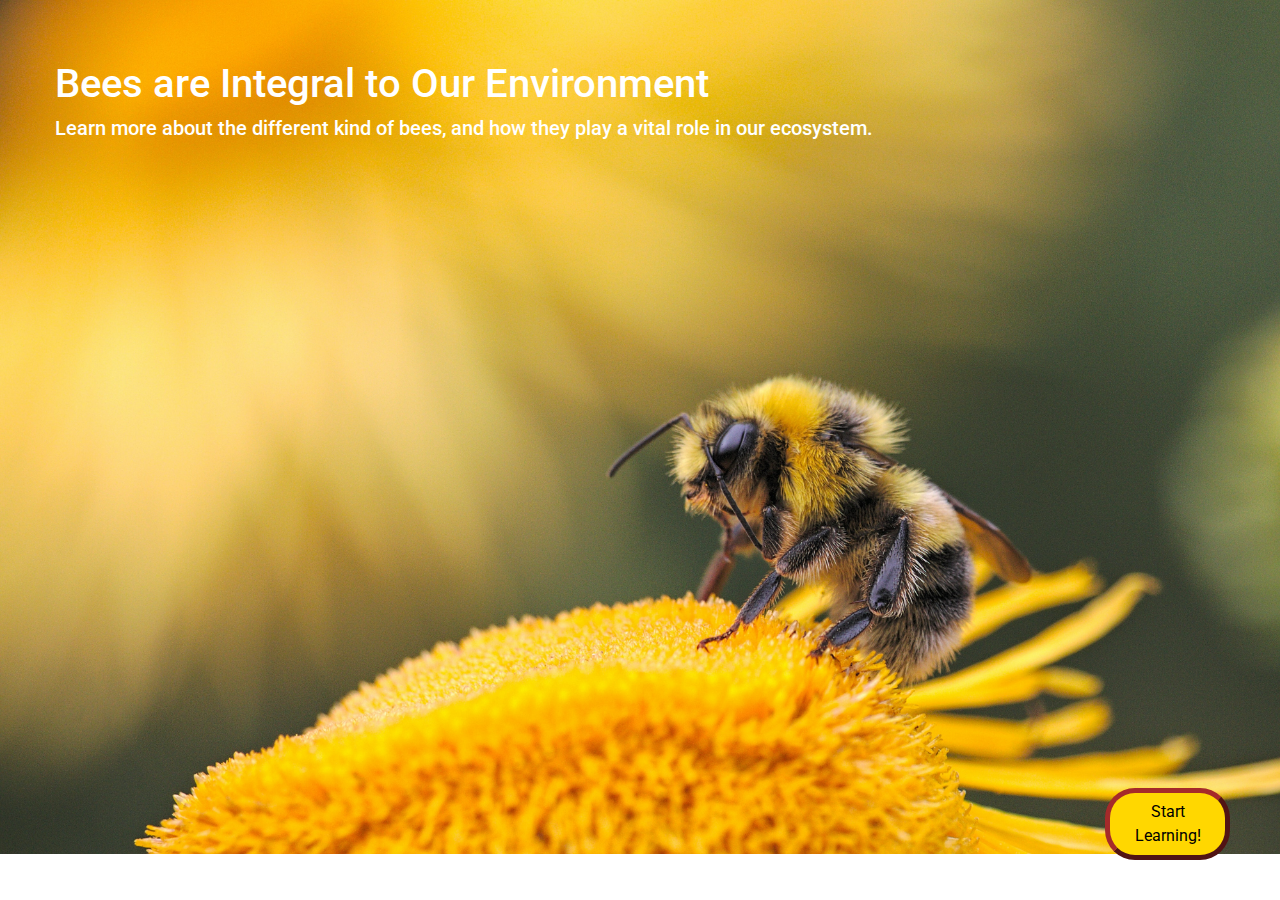
<file: index.html>
<!DOCTYPE html>
<html>

<head>
    <title>Learn About Bees!</title>
    <meta charset="UTF-8">
    <!-- styles -->
    <link rel="stylesheet" type="text/css" href="assets/css/style.css">
    <!-- fonts -->
    <link href="https://fonts.googleapis.com/css?family=Roboto|Roboto+Slab" rel="stylesheet">
    <link rel="stylesheet" href="assets/bootstrap-4.5.3-dist/css/bootstrap.css">
    <script src="assets/javascript/jquery-3.5.1.min.js"></script>
    <script src="assets/bootstrap-4.5.3-dist/js/bootstrap.js"></script>
    <link rel="stylesheet" href="https://cdnjs.cloudflare.com/ajax/libs/animate.css/4.1.1/animate.min.css" />
    <script src="assets/javascript/index.js"></script>
</head>


<body>
    <header>
        <div class="container animate__animated animate__fadeIn">
            <div class="row">
                <div class="col-lg-12">
                    <h1>Bees are Integral to Our Environment</h1>
                    <h5>Learn more about the different kind of bees, and how they play a vital role in our ecosystem.</h5>
                </div>
            </div>
        </div>


    </header>

    <!--     START LEARNING BUTTON       -->
    <div class="container">
        <div class="row">

            <div class="col-lg-12">
                <div class="d-flex flex-row-reverse fixed-bottom" id="home_page">
                    <button class="button" type="button" onclick="window.location.href='bees.html';">Start Learning!</button>
                </div>
            </div>
        </div>
    </div>

</body></html>
</file>
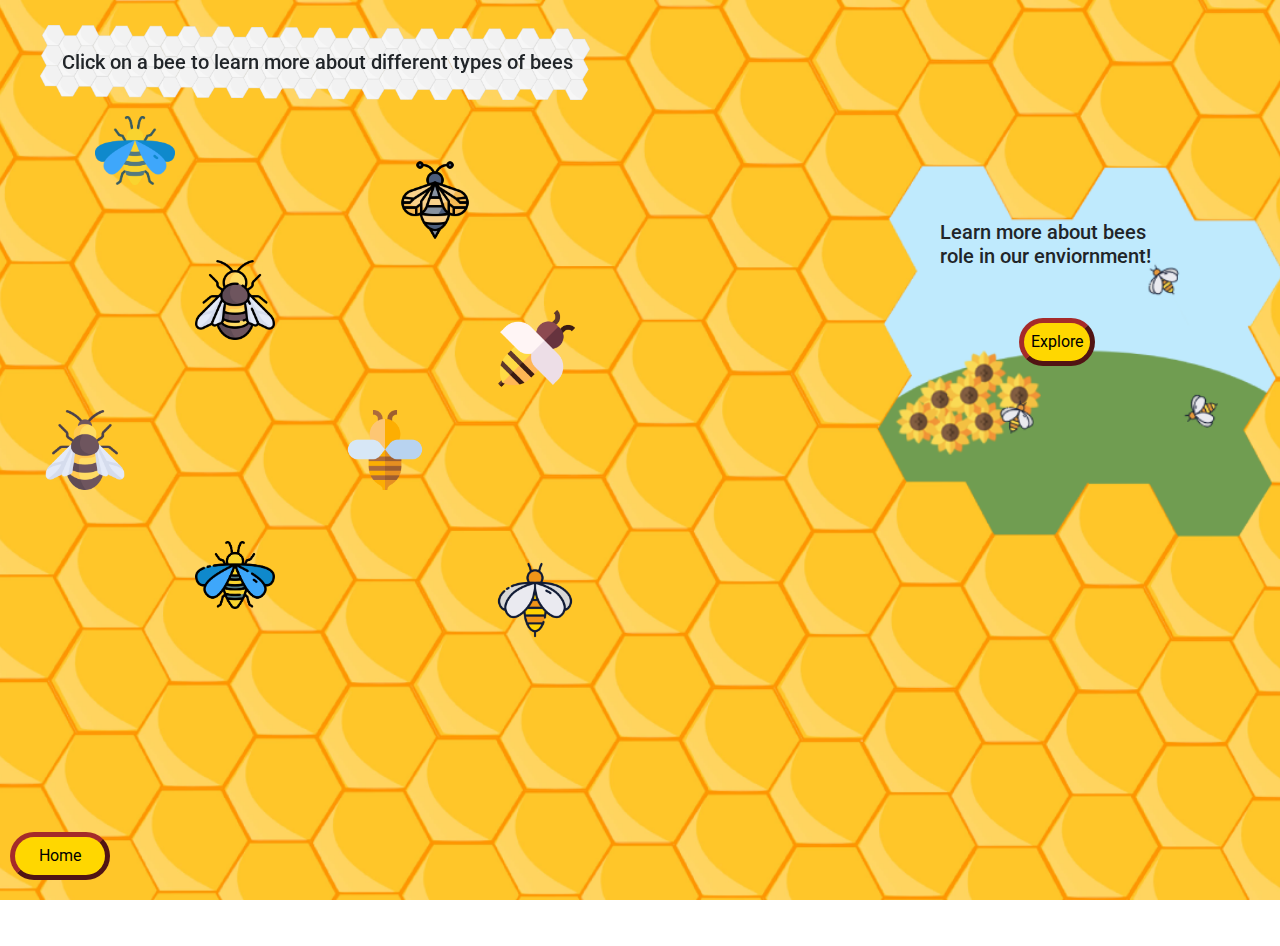
<file: bees.html>
<!DOCTYPE html>
<html>

<head>
    <title>Learn About the Bees!</title>
    <meta charset="UTF-8">
    <!-- styles -->
    <link rel="stylesheet" type="text/css" href="assets/css/bees.css">
    <!-- fonts -->
    <link href="https://fonts.googleapis.com/css?family=Roboto|Roboto+Slab" rel="stylesheet">
    <link rel="stylesheet" href="assets/bootstrap-4.5.3-dist/css/bootstrap.css">
    <script src="assets/javascript/jquery-3.5.1.min.js"></script>
    <script src="assets/bootstrap-4.5.3-dist/js/bootstrap.js"></script>
    <link rel="stylesheet" href="https://cdnjs.cloudflare.com/ajax/libs/animate.css/4.1.1/animate.min.css" />
</head>



<body>
    <header>
    </header>

    <!--     TITLE AND HOME BUTTON       -->
    <div class="container">
        <div class="row">

            <div class="col-lg-6 fixed-top" id="title_combs">
                <img src="assets/images/title%20combs.png" width="550" height="75">
                <h5 id="title_combs_text">Click on a bee to learn more about different types of bees</h5>
            </div>
            <div class="col-lg-12">
                <div class="d-flex fixed-bottom" id="home_button">
                    <button class="button" type="button" onclick="window.location.href='index.html';">Home</button>
                </div>
            </div>
        </div>

        <!--     BEE 1 MODAL AND BUTTON       -->
        <div class="row">
            <div class="col-lg-1 " id="bee_reveal1">
                <button class="bee_button" id="bee1" type="button" data-toggle="modal" data-target="#beeModal1"></button>
            </div>
            <div class="col-lg-12 modal" id="beeModal1">
                <div class="modal-dialog">
                    <div class="modal-content">

                        <div class="modal-header">
                            <h4 class="modal-title">Western Honeybees</h4>
                            <button type="button" class="close" data-dismiss="modal">&times;</button>

                        </div>

                        <div class="modal-body">
                            <img class="bee_pic" src="assets/images/bee_pictures/western_honeybee.png" width="450">

                            <p> Western honey bees are the most common species of honey bee across the world. Western honey bees were imported to North America to pollinate agricultural crops and can be distinguished from native bees by their coloring, which is golden brown with black abdominal stripes. The honeybees you'll see are female workers. As the bees collect pollen, they move it across their bodies and to their legs where they place it in little baskets.</p>

                            <h6>Do they sting:</h6>
                            <p>Western honey bees can sting but rarely do becuase it kills the bee.</p>

                            <h6>Do they sting:</h6>
                            <p>Yes! The western honey bee pollinates everything from flowers to impoartant agricultural crops, like almonds.
                            </p>
                        </div>
                    </div>
                </div>
            </div>
        </div>

        <!--     BEE 2 MODAL AND BUTTON       -->
        <div class="row">
            <div class="col-lg-1 " id="bee_reveal2">
                <button class="bee_button" id="bee2" type="button" data-toggle="modal" data-target="#beeModal2"></button>
            </div>
            <div class="col-lg-12 modal" id="beeModal2">
                <div class="modal-dialog">
                    <div class="modal-content">

                        <div class="modal-header">
                            <h4 class="modal-title">Bumblebees</h4>
                            <button type="button" class="close" data-dismiss="modal">&times;</button>

                        </div>

                        <div class="modal-body">
                            <img class="bee_pic" src="assets/images/bee_pictures/bumblebee.png" width="450">

                            <p> Bumblebees are common in the US with 49 native species! They are slightly larger than honeybees and have a black body with dense yellow and black hair. Bumblebees can be confused with carpenter bees, but carpenter bees are much larger than bumblebees. Bumblebees got their name from the noise they make inside a flower! They move around so quickly that the sounds vibrations they create makes the pollen fall onto their body hairs.</p>

                            <h6>Do they sting:</h6>
                            <p>Bumblebees do sting but dont very often unless you get too close to their nest or handle them.</p>

                            <h6>Do they sting:</h6>
                            <p>Yes, bumblebees pollinate lots of flowers and agricultural crops including tomatoes.
                            </p>
                        </div>

                    </div>
                </div>
            </div>
        </div>


        <!--     BEE 3 MODAL AND BUTTON       -->
        <div class="row">
            <div class="col-lg-1 " id="bee_reveal3">
                <button class="bee_button" id="bee3" type="button" data-toggle="modal" data-target="#beeModal3"></button>
            </div>
            <div class="col-lg-12 modal" id="beeModal3">
                <div class="modal-dialog">
                    <div class="modal-content">

                        <div class="modal-header">
                            <h4 class="modal-title">Carpenter Bees</h4>
                            <button type="button" class="close" data-dismiss="modal">&times;</button>

                        </div>

                        <div class="modal-body">
                            <img class="bee_pic" src="assets/images/bee_pictures/carpenter_bee.png" width="450">

                            <p> Carpenter bees are also called wood bees and are not well liked. The female workers of these bees bore into wood and make perfectly circular holes. The holes are the female carpenter bees reproductive nest. In the spring, new carpenter bees will leave the nest hole in single file. Carpenter bees are often viewed as destructive and it can be hard to stop them unless wood is painted or sealed. They can be destructive in the plant world too: on small flowers where they can't fit inside like blueberries, they chew into them. This doesn't pollinate the flower at all but just lets the carpenter bee steal the nectar. </p>

                            <h6>Do they sting:</h6>
                            <p>Female carpenter bees can sting but rarely do. Male carpenter bees are more agressive but cannot sting.</p>

                            <h6>Do they pollinate:</h6>
                            <p>Yes!
                            </p>
                        </div>
                    </div>
                </div>
            </div>
        </div>

        <!--     BEE 4 MODAL AND BUTTON       -->
        <div class="row">
            <div class="col-lg-1 " id="bee_reveal4">
                <button class="bee_button" id="bee4" type="button" data-toggle="modal" data-target="#beeModal4"></button>
            </div>
            <div class="col-lg-12 modal" id="beeModal4">
                <div class="modal-dialog">
                    <div class="modal-content">

                        <div class="modal-header">
                            <h4 class="modal-title">Mason Bees</h4>
                            <button type="button" class="close" data-dismiss="modal">&times;</button>

                        </div>

                        <div class="modal-body">
                            <img class="bee_pic" src="assets/images/bee_pictures/mason_bee.png" width="450">

                            <p>Mason bees are small, fast-flying bees that are extremely agile and are metallic blue, dull green and black. These bees carry pollen in hairs on the underside of their abdomens instead of in little baskets on their legs. Mason bees get their name from their use of mud to close their nest cavities.In nature, they look for a hollowed-out stem or a twig. Mason bees also readily use bee hotels created by humans that have holes already drilled in for them.</p>

                            <h6>Do they sting:</h6>
                            <p>Male mason bees cannot sting, and female mason bees are so docile that they sting only when handled roughly or trapped under clothing for example. </p>

                            <h6>Do they pollinate:</h6>
                            <p>Yes, the pollinate a wide variety of flowers and fruit producing flowers that are near their nests.

                            </p>
                        </div>
                    </div>
                </div>
            </div>
        </div>


        <!--     BEE 5 MODAL AND BUTTON       -->
        <div class="row">
            <div class="col-sm-1 " id="bee_reveal5">
                <button class="bee_button" id="bee5" type="button" data-toggle="modal" data-target="#beeModal5"></button>
            </div>
            <div class="col-sm-12 modal" id="beeModal5">
                <div class="modal-dialog">
                    <div class="modal-content">

                        <div class="modal-header">
                            <h4 class="modal-title">Leafcutter Bees</h4>
                            <button type="button" class="close" data-dismiss="modal">&times;</button>

                        </div>

                        <div class="modal-body">
                            <img class="bee_pic" src="assets/images/bee_pictures/leafcutter_bee.png" width="450">

                            <p>Leafcutter bees are very similar to mason bees in their nest creating habits, except they use leaves to close up their nests. They are black with white hairs covering the thorax and the bottom of the abdomen. Many leafcutter bee species have large heads with massive jaws to help with cutting off pieces of leaves to seal their nests. Also similar to mason bees, leafcutter bees carry pollen on their body hairs and are very fast flyers.</p>

                            <h6>Do they sting:</h6>
                            <p>Yes they can sting but are not aggressive and thus rarely do. Leafcutter bees stings are supposed to be a lot less painful than honey bee stings despite their more menacing appearance.</p>

                            <h6>Do they pollinate:</h6>
                            <p>Yes they are very important for the pollination of a lot of wildflowers and some fruits and veggies.
                            </p>
                        </div>
                    </div>
                </div>
            </div>
        </div>


        <!--     BEE 6 MODAL AND BUTTON       -->
        <div class="row">
            <div class="col-sm-1 " id="bee_reveal6">
                <button class="bee_button" id="bee6" type="button" data-toggle="modal" data-target="#beeModal6"></button>
            </div>
            <div class="col-sm-12 modal" id="beeModal6">
                <div class="modal-dialog">
                    <div class="modal-content">

                        <div class="modal-header">
                            <h4 class="modal-title">Blueberry Bees</h4>
                            <button type="button" class="close" data-dismiss="modal">&times;</button>

                        </div>

                        <div class="modal-body">
                            <img class="bee_pic" src="assets/images/bee_pictures/blueberry_bee.png" width="450">

                            <p>Blueberry bees are around the same size of a honeybee but their hair patterns and banding make them look like a smaller version of a bumblebee or a carpenter bee. Blueberry bees got their name because they have evolved with native blueberry bushes, and their bodies perfectly fit inside the bell-shaped blueberry flowers. Blueberry bees nest in the ground close to blueberry plants. </p>

                            <h6>Do they sting:</h6>
                            <p>Blueberry bees are solitary bees and so they only sting when someone quishes them.</p>

                            <h6>Do they pollinate:</h6>
                            <p>Yes, they pollinate other plants beside just blueberry plants too!
                            </p>
                        </div>
                    </div>
                </div>
            </div>
        </div>


        <!--     BEE 7 MODAL AND BUTTON       -->
        <div class="row">
            <div class="col-sm-1 " id="bee_reveal7">
                <button class="bee_button" id="bee7" type="button" data-toggle="modal" data-target="#beeModal7"></button>
            </div>
            <div class="col-sm-12 modal" id="beeModal7">
                <div class="modal-dialog">
                    <div class="modal-content">

                        <div class="modal-header">
                            <h4 class="modal-title">Squash Bees</h4>
                            <button type="button" class="close" data-dismiss="modal">&times;</button>

                        </div>

                        <div class="modal-body">
                            <img class="bee_pic" src="assets/images/bee_pictures/squash_bee.png" width="450">

                            <p>Squash bees have evolved to be pollinating specialists for plants like squash, zucchini, pumpkins and other similar plants which is how they got their name. These bees are unique in that they are one of the only bees that fly before sunrise and also around dusk when squash flowers usually open. Male squash bees nest and mate in squash flowers, while female squash bees nest in the ground near squash plants.</p>

                            <h6>Do they sting:</h6>
                            <p> Do they sting: Squash bees are not agressive and rarely sting humans.</p>

                            <h6>Do they pollinate:</h6>
                            <p>Yes, but they pretty much exlusively pollinate plants of the genus Cucurbita, which are those squash like plants.
                            </p>
                        </div>
                    </div>
                </div>
            </div>
        </div>

        <!--     BEE 8 MODAL AND BUTTON       -->
        <div class="row">
            <div class="col-sm-1 " id="bee_reveal8">
                <button class="bee_button" id="bee8" type="button" data-toggle="modal" data-target="#beeModal8"></button>
            </div>
            <div class="col-sm-12 modal" id="beeModal8">
                <div class="modal-dialog">
                    <div class="modal-content">

                        <div class="modal-header">
                            <h4 class="modal-title">Sweat Bees</h4>
                            <button type="button" class="close" data-dismiss="modal">&times;</button>

                        </div>

                        <div class="modal-body">
                            <img class="bee_pic" src="assets/images/bee_pictures/sweat_bee.png" width="450">

                            <p> The sweat bee got its name because they are attracted to human sweat. These bees are small, some being only a quarter of the size of a honeybee. Since they are so small they are attracted to small flowers and are often active even until November. They can range in color from black to metallic blues and greens, with copper and blue overtones.</p>


                            <h6>Do they sting:</h6>
                            <p>Yes female sweat bees can sting but they are not aggressive. To avoid being sting just leave them alone!
                            </p>

                            <h6>Do they pollinate:</h6>
                            <p>Yes, sweat bees are generalist pollinators meaning they visit a wide variety of plants.
                            </p>
                        </div>
                    </div>
                </div>
            </div>
        </div>

        <!--        EXPLORE       -->

        <div class="row justify-content-end">
            <div class="col-sm-3" id="explore_enviro">
                <h5>Learn more about bees role in our enviornment!</h5>
            </div>
        </div>
        <div class="row justify-content-end">
            <div class="col-sm-2" id=explore_enviro>
                <div class="d-flex flex-row-reverse" id="enviro_button">
                    <button class="button" type="button" onclick="window.location.href='explore_enviro.html';">Explore</button>
                </div>

            </div>

        </div>

    </div>

</body></html>
</file>
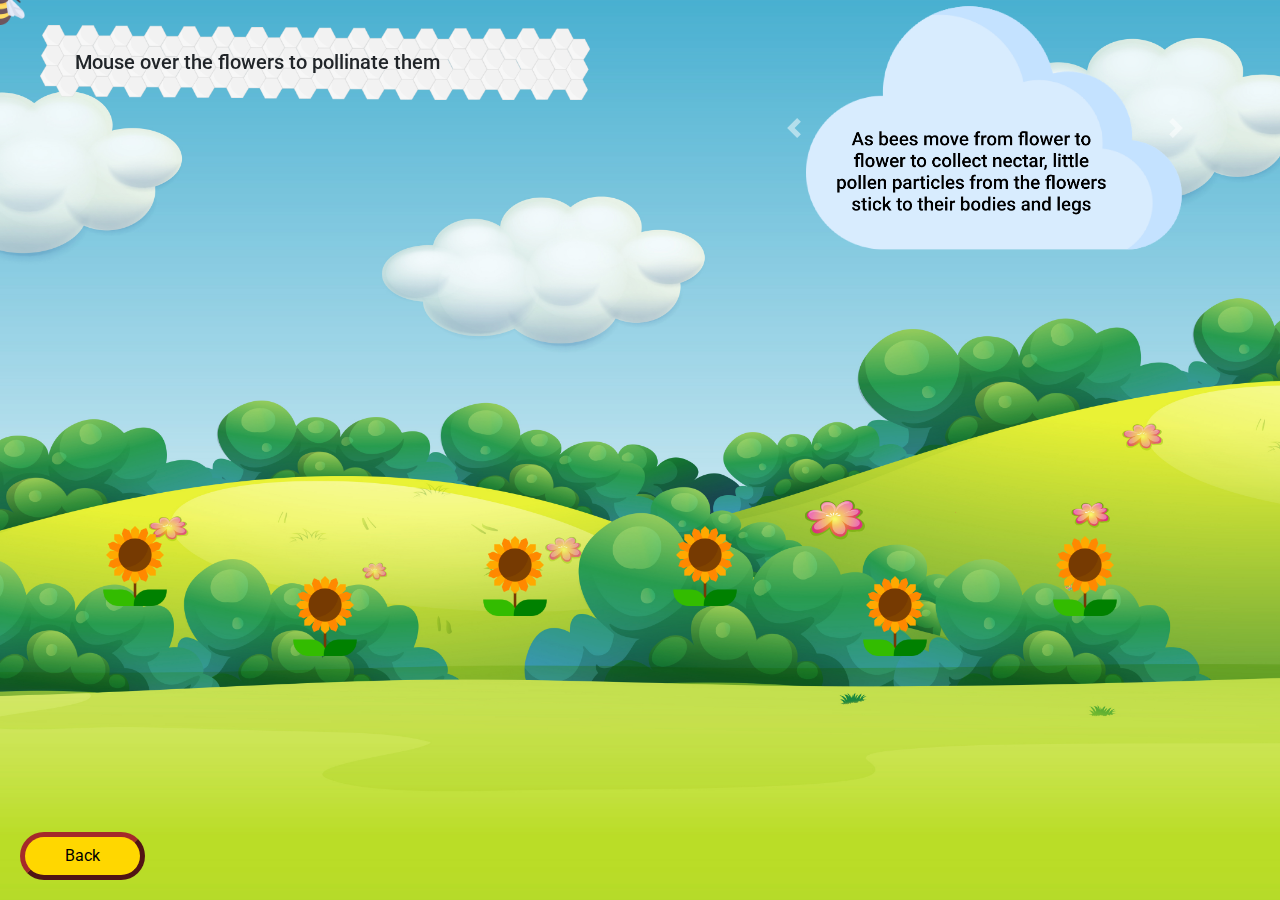
<file: explore_enviro.html>
<!DOCTYPE html>
<html>

<head>
    <title>Learn About Bees!</title>
    <meta charset="UTF-8">
    <!-- styles -->
    <link rel="stylesheet" type="text/css" href="assets/css/enviro.css">
    <!-- fonts -->
    <link href="https://fonts.googleapis.com/css?family=Roboto|Roboto+Slab" rel="stylesheet">
    <link rel="stylesheet" href="assets/bootstrap-4.5.3-dist/css/bootstrap.css">
    <script src="assets/javascript/jquery-3.5.1.min.js"></script>
    <script src="assets/bootstrap-4.5.3-dist/js/bootstrap.js"></script>
    <link rel="stylesheet" href="https://cdnjs.cloudflare.com/ajax/libs/animate.css/4.1.1/animate.min.css" />
    <script src="assets/javascript/enviro.js"></script>
</head>

<body>
    <header>

    </header>

    <!--     BEE CURSER       -->
    <div class="mouse_bee">
        <img id="curser_bee" src="assets/images/icons/bee-8.png">
    </div>

    <!--     TITLE COMBS       -->

    <div class="container animate__animated animate__fadeIn">
        <div class="row">

            <div class="col-lg-6 fixed-top" id="title_combs">
                <img src="assets/images/title%20combs.png" width="550" height="75">
                <h5 id="title_combs_text">Mouse over the flowers to pollinate them</h5>
            </div>
            <div class="row">
                <div class="col-lg-1">
                    <div class="d-flex fixed-bottom" id="back_button">
                        <button class="button" type="button" onclick="window.location.href='bees.html';">Back</button>
                    </div>
                </div>
            </div>
        </div>
    </div>

    <div class="container animate__animated animate__fadeIn">


        <!--     INFO CAROUSEL       -->

        <div class="row justify-content-end">

            <div id="myCarousel" class="carousel slide" data-interval="10000" data-ride="carousel">

                <!-- slides -->
                <div class="carousel-inner">
                    <div class="carousel-item active">
                        <img id="carousel_img" src="assets/images/icons/cloud1.png">
                    </div>

                    <div class="carousel-item">
                        <img id="carousel_img" src="assets/images/icons/cloud2.png">
                    </div>

                    <div class="carousel-item">
                        <img id="carousel_img" src="assets/images/icons/cloud3.png">
                    </div>
                </div>

                <!-- Left and right controls -->
                <a class="carousel-control-prev" href="#myCarousel" role="button" data-slide="prev">
                    <span class="carousel-control-prev-icon"></span>
                    <span class="sr-only">Previous</span>
                </a>
                <a class="carousel-control-next" href="#myCarousel" role="button" data-slide="next">
                    <span class="carousel-control-next-icon"></span>
                    <span class="sr-only">Next</span>
                </a>
            </div>


        </div>

        <!--    SUNFLOWERS       -->

        <div class="row">

            <div class="col-sm-2" id="sunflower1">
                <button class="sunflower_button sunflower1" id="sunflower1" type="button" data-toggle="modal" data-target=""></button>
            </div>

            <div class="col-sm-2" id="sunflower2">
                <button class="sunflower_button sunflower2" id="sunflower2" type="button" data-toggle="modal" data-target=""></button>
            </div>

            <div class="col-sm-2" id="sunflower3">
                <button class="sunflower_button sunflower3" id="sunflower3" type="button" data-toggle="modal" data-target=""></button>
            </div>


            <div class="col-sm-2" id="sunflower4">
                <button class="sunflower_button sunflower4" id="sunflower4" type="button" data-toggle="modal" data-target=""></button>
            </div>

            <div class="col-sm-2" id="sunflower5">
                <button class="sunflower_button sunflower5" id="sunflower5" type="button" data-toggle="modal" data-target=""></button>
            </div>

            <div class="col-sm-2" id="sunflower6">
                <button class="sunflower_button sunflower6" id="sunflower6" type="button" data-toggle="modal" data-target=""></button>
            </div>

        </div>


    </div>

</body></html>
</file>
<file: assets/css/style.css>
/********** HOMEPAGE **********/
header {
    position: absolute;
    text-align: left;
    left: 30px;
    top: 50px;
    font-size: 30px;
}

body {
    background-image: url(/assets/images/dmitry-grigoriev-yxXpjF-RrnA-unsplash.jpg);
    background-repeat: no-repeat;
    background-size: cover;
    color: white;
    font-family: 'Roboto', sans-serif;
}

.button {
    background-color: gold;
    border-color: brown;
    border-width: thick;
    text-align: center;
    padding: 7px 7px;
    width: 125px;
    border-radius: 30px;
}

.button:hover {
    animation: tada;
    animation-duration: 1s;
}

#home_page {
    margin-right: 50px;
    margin-bottom: 40px;
}



/********** HEADER **********/
header {
    text-align: left;
    padding: 10px;
    color: white;
    font-family: 'Roboto', sans-serif;
}

h1 {
    margin: 0px;
}

header a {
    color: white;
    text-decoration: none;
    margin-right: 60px;
}
</file>
<file: assets/css/bees.css>
body {
    background-image: url(/assets/images/honey-comb-wall-cutout.png);
    background-repeat: no-repeat;
    background-size: cover;
    background-position: center;
    background-attachment: fixed;
    color: white;
    font-family: 'Roboto', sans-serif;
}

/********** BUTTONS **********/

.button {
    background-color: gold;
    border-color: brown;
    border-width: thick;
    text-align: center;
    padding: 7px 7px;
    width: 100px;
    border-radius: 30px;
}

.button:hover {
    animation: tada;
    animation-duration: 1s;
}

#home_button {
    margin-bottom: 20px;
    margin-left: 10px;
}

/********** TITLE **********/

#title_combs {
    margin-top: 25px;
    margin-left: 25px;
}

#title_combs_text {
    position: absolute;
    top: 25px;
    left: 37px;
}

/********** BEES AS BUTTONS **********/

.bee_button {
    background-color: transparent;
    background-repeat: no-repeat;
    background-size: 80%;
    background-position: center;
    border-width: 0px;
    text-align: center;
    padding: 7px 7px;
    width: 100px;
    height: 100px;
    border-radius: 100px;

}


/********** BEE BUTTON STYLES AND IMAGES **********/

#bee1 {
    background-image: url(/assets/images/icons/bee-2.png);
}

#bee1:hover {
    animation: wobble;
    animation-duration: 1s;
}

#bee_reveal1 {
    top: 150px;
    left: 300px;

}

#bee2 {
    background-image: url(/assets/images/icons/bee-1.png);
}

#bee2:hover {
    animation: shakeX;
    animation-duration: 1s;
}

#bee_reveal2 {
    top: 150px;
    left: 100px;
}

#bee3 {
    background-image: url(/assets/images/icons/bee-3.png);
}

#bee3:hover {
    animation: swing;
    animation-duration: 1s;
}

#bee_reveal3 {
    top: 200px;
    left: 250px;
}

#bee4 {
    background-image: url(/assets/images/icons/bee-4.png);
}

#bee4:hover {
    animation: jello;
    animation-duration: 1s;
}

#bee_reveal4 {
    top: 250px;
    left: 400px;
}

#bee5 {
    background-image: url(/assets/images/icons/bee-5.png);
}

#bee5:hover {
    animation: rubberBand;
    animation-duration: 1s;
}

#bee_reveal5 {
    top: 125px;
    left: 100px;
}

#bee6 {
    background-image: url(/assets/images/icons/bee-6.png);
}

#bee6:hover {
    animation: bounce;
    animation-duration: 1s;
}

#bee_reveal6 {
    top: -400px;
    left: 0px;
}

#bee7 {
    background-image: url(/assets/images/icons/bee-7.png);
}

#bee7:hover {
    animation: heartBeat;
    animation-duration: 1s;
}

#bee_reveal7 {
    top: -300px;
    left: 400px;
}

#bee8 {
    background-image: url(/assets/images/icons/bee-8.png);
}

#bee8:hover {
    animation: tada;
    animation-duration: 1s;
}

#bee_reveal8 {
    top: -300px;
    left: -50px;
}


/********** MODAL STYLES **********/
.modal {
    margin-left: 300px !important;
    overflow: auto !important;
    right: 50px !important;
}

.modal-backdrop {
    background-color: rgba(0, 0, 0, .0001) !important;
}


.modal-content {
    background: lightgoldenrodyellow !important;
    color: saddlebrown;
    border-color: brown !important;
    border-width: thick !important;
}

.bee_pic {
    border-radius: 20px;
    padding-top: 10px;
    margin-bottom: 40px !important;
}

/********** EXPLORE BUTTON **********/
#explore_enviro {
    bottom: 580px;
}

#explore_enviro h5 {
    margin-bottom: 50px;
    margin-right: 20px;
}

#enviro_button {
    margin-right: 100px;
}
</file>
<file: assets/css/enviro.css>
/********** BACKGROUND AND BASIC STYLES **********/

header {
    position: absolute;
    text-align: left;
    left: 30px;
    top: 50px;
    font-size: 30px;
}

body {
    background-image: url(/assets/images/bee_pictures/eviro-landscape.jpg);
    background-repeat: no-repeat;
    background-size: cover;
    background-position: center;
    background-attachment: fixed;
    color: white;
    font-family: 'Roboto', sans-serif;
}

/********** BUTTON STYLES **********/
.button {
    background-color: gold;
    border-color: brown;
    border-width: thick;
    text-align: center;
    padding: 7px 7px;
    width: 125px;
    border-radius: 30px;
}

.button:hover {
    animation: tada;
    animation-duration: 1s;
}

#back_button {
    margin-left: 20px;
    margin-bottom: 20px;
}


/********** HEADER **********/
header {
    text-align: left;
    padding: 10px;
    color: white;
    font-family: 'Roboto', sans-serif;
}

h1 {
    margin: 0px;
}

header a {
    color: white;
    text-decoration: none;
    margin-right: 60px;
}

/********** CURSER BEE **********/

#curser_bee {
    position: absolute;
    z-index: 1;
    width: 50px;
    transform: translate(-50%, -50%);
    animation: headShake;
}

.mouse_bee {
    animation: shakeX;
    animation-delay: 1s;
    animation-iteration-count: infinite;
    animation-duration: 1s;
}

/********** TITLE COMBS **********/

#title_combs {
    margin-top: 25px;
    margin-left: 25px;
}

#title_combs_text {
    position: absolute;
    top: 25px;
    left: 50px;
}

/********** SUNFLOWERS **********/
#sunflower1 {
    margin-top: 130px;
}

.sunflower1:hover {
    animation: flip;
    animation-duration: 2s;
    background-image: url(/assets/images/icons/fruits2.png);
}

#sunflower2 {
    margin-top: 155px;
}

.sunflower2:hover {
    animation: flip;
    animation-duration: 2s;
    background-image: url(/assets/images/icons/fruits.png);
}

#sunflower3 {
    margin-top: 135px;
}

.sunflower3:hover {
    animation: flip;
    animation-duration: 2s;
    background-image: url(/assets/images/icons/healthy-food.png);
}

#sunflower4 {
    margin-top: 130px;
}

.sunflower4:hover {
    animation: flip;
    animation-duration: 2s;
    background-image: url(/assets/images/icons/grapes.png);
}


#sunflower5 {
    margin-top: 155px;
}

.sunflower5:hover {
    animation: flip;
    animation-duration: 2s;
    background-image: url(/assets/images/icons/bananas.png);
}

#sunflower6 {
    margin-top: 135px;
}

.sunflower6:hover {
    animation: flip;
    animation-duration: 2s;
    background-image: url(/assets/images/icons/watermelon.png);
}


/********** FLOWER BUTTONS **********/

.sunflower_button {
    background-color: transparent;
    background-image: url(/assets/images/icons/sunflower.png);
    background-repeat: no-repeat;
    background-size: 80%;
    background-position: center;
    border-width: 0px;
    text-align: center;
    padding: 7px 7px;
    width: 100px;
    height: 100px;
    border-radius: 100px;
}

/********** CAROUSEL STYLES **********/

#myCarousel {
    width: 450px;

}

#carousel_img {
    width: 95%;
    padding-left: 40px;
}
</file>
